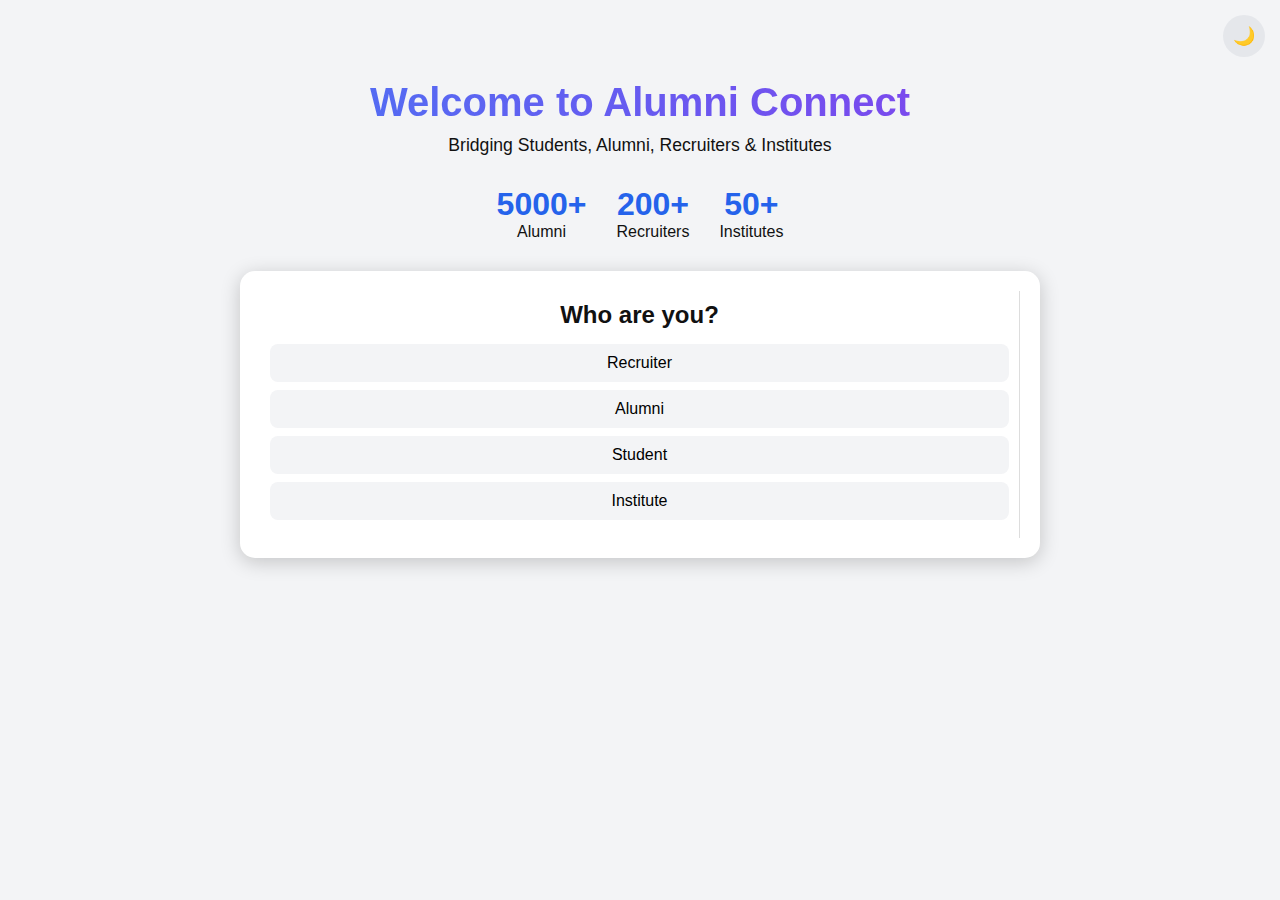
<file: index.html>
<!DOCTYPE html>
<html lang="en">
<head>
  <meta charset="UTF-8" />
  <meta name="viewport" content="width=device-width, initial-scale=1.0" />
  <title>Alumni Login</title>
  <link rel="stylesheet" href="style.css" />
</head>
<body>
  <!-- Theme Toggle -->
  <button id="themeToggle" class="theme-btn">🌙</button>

  <!-- Expanding Circle Effect -->
  <div id="circleEffect"></div>

  <!-- Welcome Banner -->
  <div class="welcome">
    <h1>Welcome to Alumni Connect</h1>
    <p>Bridging Students, Alumni, Recruiters & Institutes</p>
  </div>

  <!-- Stats Section -->
  <div class="stats">
    <div><span>5000+</span><p>Alumni</p></div>
    <div><span>200+</span><p>Recruiters</p></div>
    <div><span>50+</span><p>Institutes</p></div>
  </div>

  <!-- Login Section -->
  <div class="card">
    <div class="roles">
      <h2>Who are you?</h2>
      <button class="role-btn" data-role="Recruiter">Recruiter</button>
      <button class="role-btn" data-role="Alumni">Alumni</button>
      <button class="role-btn" data-role="Student">Student</button>
      <button class="role-btn" data-role="Institute">Institute</button>
    </div>

    <div id="loginForm" class="login hidden">
      <button id="closeForm" class="close-btn">✖</button>
      <h2 id="formTitle">Login</h2>
      <form>
        <input type="email" placeholder="Email" required />
        <input type="password" placeholder="Password" required />
        <button type="submit" class="login-btn">Login</button>
      </form>
      <p>Don’t have an account? <a href="#" id="signUpLink">Sign Up</a></p>
<!-- ...existing code... -->

  <!-- Sign Up Popups (hidden by default) -->
  <div id="signUpRecruiter" class="signup-popup hidden">
    <button class="close-btn" onclick="closeSignUp()">✖</button>
    <h2>Recruiter Sign Up</h2>
    <form>
      <input type="text" placeholder="Company Name" required />
      <input type="email" placeholder="Email" required />
      <input type="password" placeholder="Password" required />
      <button type="submit">Sign Up</button>
    </form>
  </div>
  <div id="signUpAlumni" class="signup-popup hidden">
    <button class="close-btn" onclick="closeSignUp()">✖</button>
    <h2>Alumni Sign Up</h2>
    <form>
      <input type="text" placeholder="Full Name" required />
      <input type="email" placeholder="Email" required />
      <input type="password" placeholder="Password" required />
      <input type="text" placeholder="Graduation Year" required />
      <button type="submit">Sign Up</button>
    </form>
  </div>
  <div id="signUpStudent" class="signup-popup hidden">
    <button class="close-btn" onclick="closeSignUp()">✖</button>
    <h2>Student Sign Up</h2>
    <form>
      <input type="text" placeholder="Full Name" required />
      <input type="email" placeholder="Email" required />
      <input type="password" placeholder="Password" required />
      <input type="text" placeholder="Institute" required />
      <button type="submit">Sign Up</button>
    </form>
  </div>
  <div id="signUpInstitute" class="signup-popup hidden">
    <button class="close-btn" onclick="closeSignUp()">✖</button>
    <h2>Institute Sign Up</h2>
    <form>
      <input type="text" placeholder="Institute Name" required />
      <input type="email" placeholder="Email" required />
      <input type="password" placeholder="Password" required />
      <button type="submit">Sign Up</button>
    </form>
  </div>
<!-- ...existing code... -->
    </div>
  </div>

  <script src="script.js"></script>
</body>
</html>
</file>
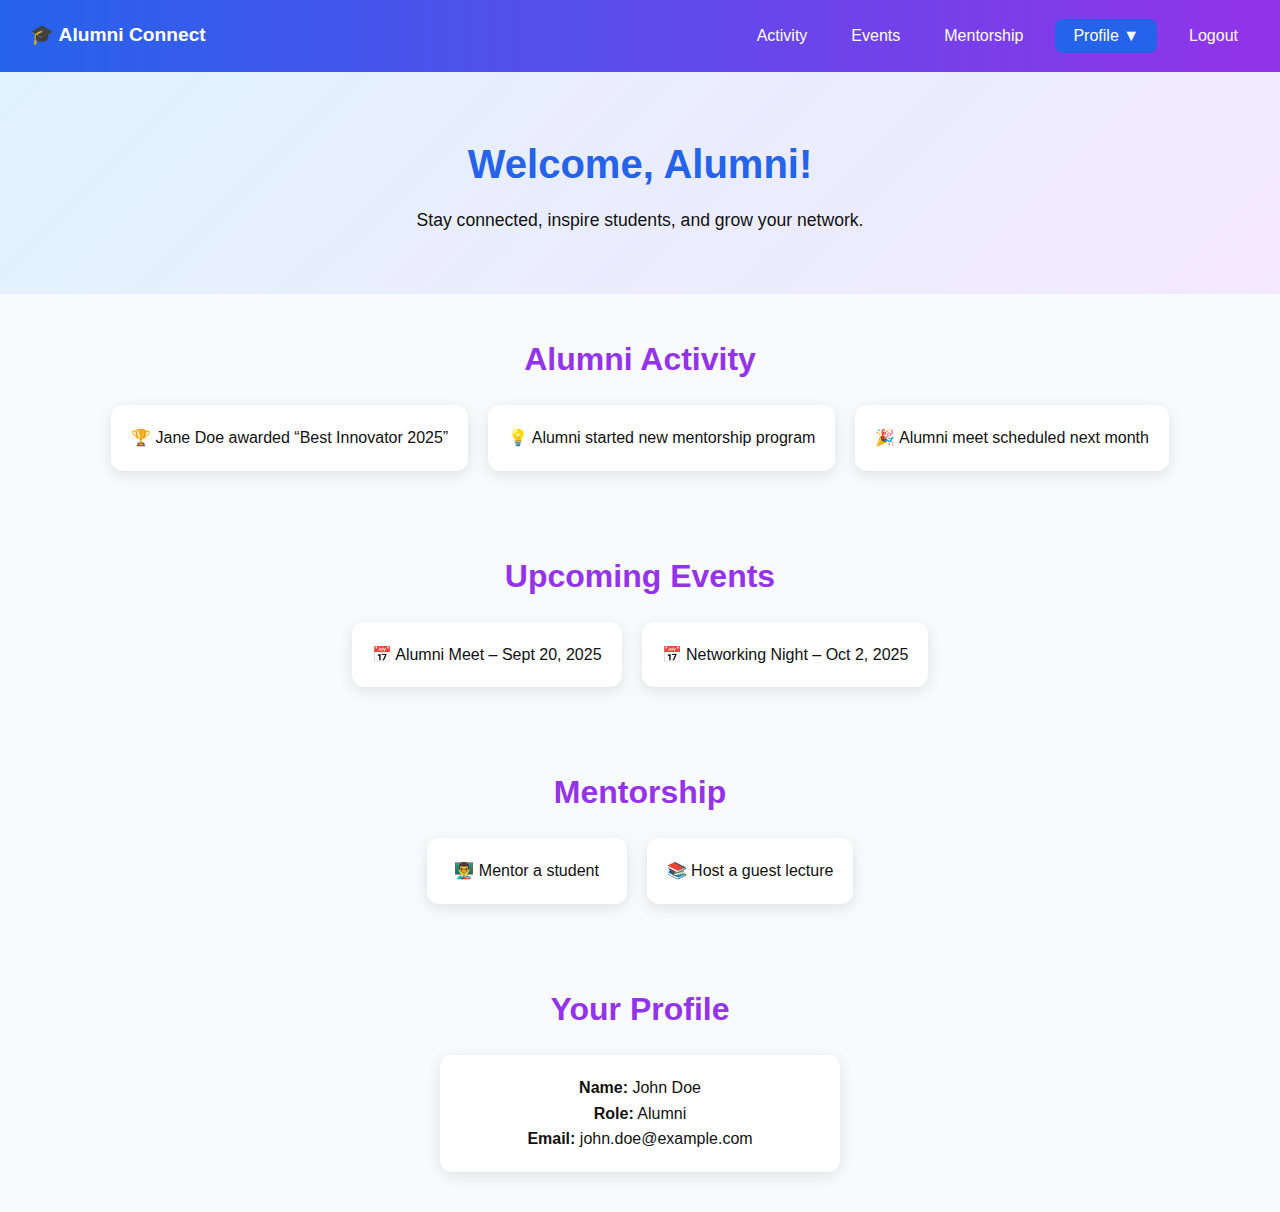
<file: alumni.html>
<!DOCTYPE html>
<html lang="en">
<head>
  <meta charset="UTF-8" />
  <meta name="viewport" content="width=device-width, initial-scale=1.0" />
  <title>Alumni Dashboard</title>
  <link rel="stylesheet" href="dashboard.css" />
</head>
<body>
  <header class="navbar">
    <div class="logo">🎓 Alumni Connect</div>
    <nav>
      <ul>
        <li><a href="#activity">Activity</a></li>
        <li><a href="#events">Events</a></li>
        <li><a href="#mentorship">Mentorship</a></li>
        <li>
        <div class="profile-dropdown">
          <button class="profile-dropbtn">Profile ▼</button>
          <div class="profile-dropdown-content">
            <a href="modify-profile.html">Update Profile</a>
            <a href="view-profile.html">View Profile</a>
          </div>
        </div>
      </li>
        <li><a href="#" id="logoutBtn">Logout</a></li>
      </ul>
    </nav>
  </header>

  <section class="hero">
    <h1>Welcome, Alumni!</h1>
    <p>Stay connected, inspire students, and grow your network.</p>
  </section>

  <section id="activity" class="section">
    <h2>Alumni Activity</h2>
    <div class="cards">
      <div class="card">🏆 Jane Doe awarded “Best Innovator 2025”</div>
      <div class="card">💡 Alumni started new mentorship program</div>
      <div class="card">🎉 Alumni meet scheduled next month</div>
    </div>
  </section>

  <section id="events" class="section">
    <h2>Upcoming Events</h2>
    <div class="cards">
      <div class="card">📅 Alumni Meet – Sept 20, 2025</div>
      <div class="card">📅 Networking Night – Oct 2, 2025</div>
    </div>
  </section>

  <section id="mentorship" class="section">
    <h2>Mentorship</h2>
    <div class="cards">
      <div class="card">👨‍🏫 Mentor a student</div>
      <div class="card">📚 Host a guest lecture</div>
    </div>
  </section>

  <section id="profile" class="section">
    <h2>Your Profile</h2>
    <div class="profile-card">
      <p><strong>Name:</strong> John Doe</p>
      <p><strong>Role:</strong> Alumni</p>
      <p><strong>Email:</strong> john.doe@example.com</p>
    </div>
  </section>

  <script src="dashboard.js"></script>
</body>
</html>
</file>
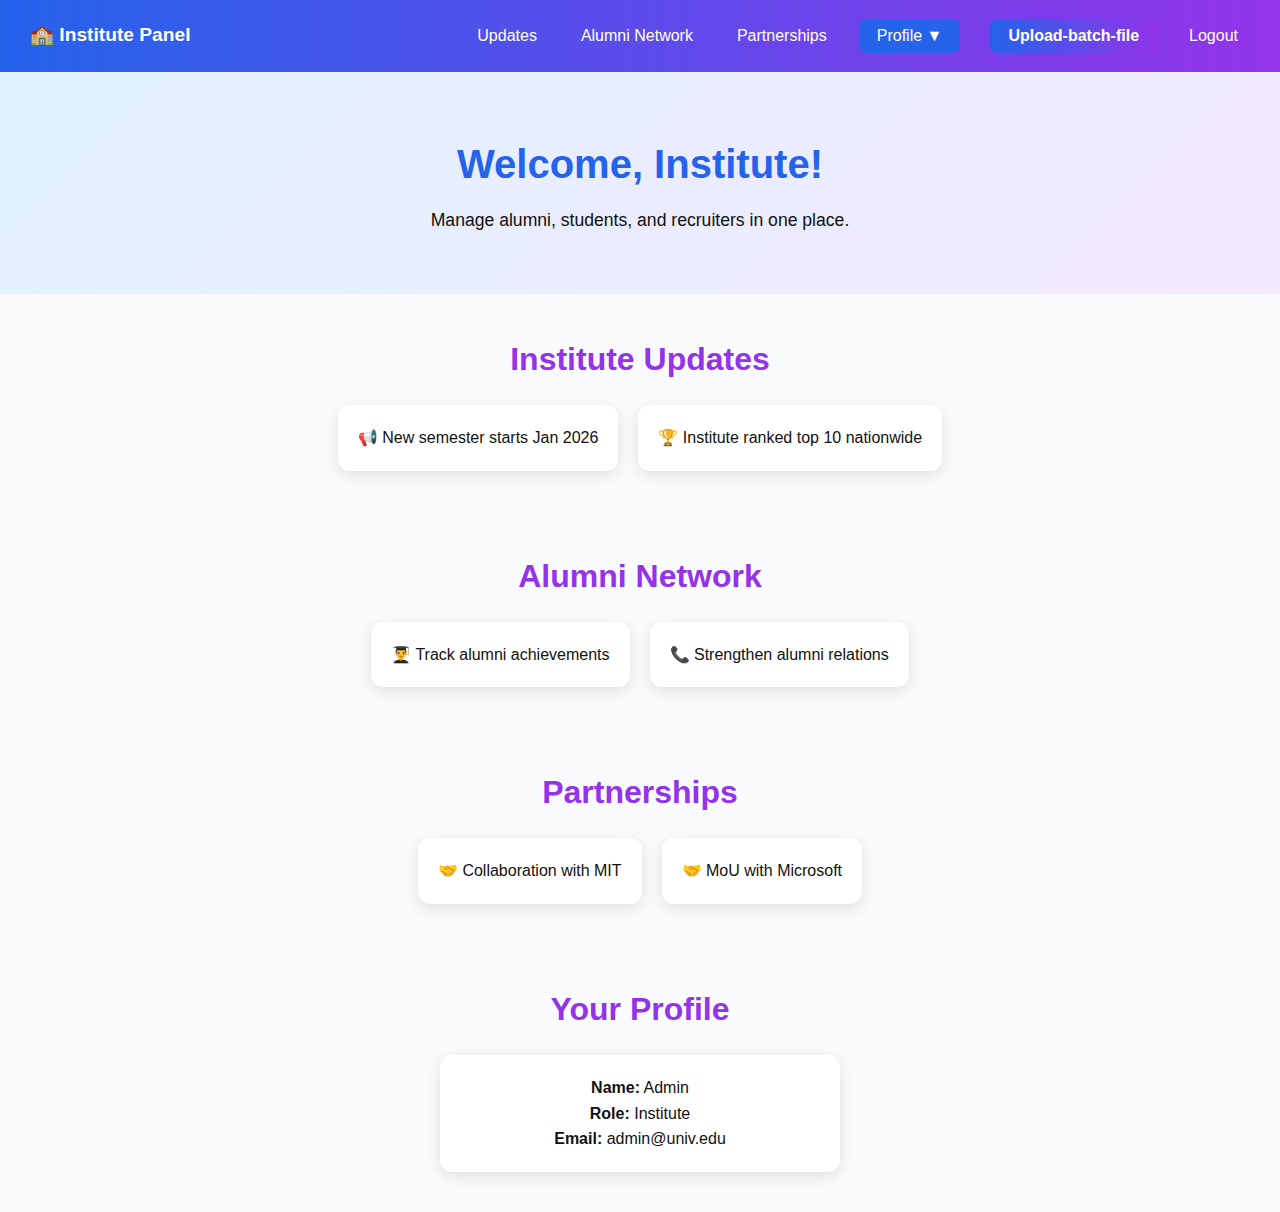
<file: institute.html>
<!DOCTYPE html>
<html lang="en">
<head>
  <meta charset="UTF-8" />
  <meta name="viewport" content="width=device-width, initial-scale=1.0" />
  <title>Institute Dashboard</title>
  <link rel="stylesheet" href="dashboard.css" />
</head>
<body>
  <header class="navbar">
  <div class="logo">🏫 Institute Panel</div>
  <nav>
    <ul>
      <li><a href="#updates">Updates</a></li>
      <li><a href="#alumni">Alumni Network</a></li>
      <li><a href="#partnerships">Partnerships</a></li>
      <li>
        <div class="profile-dropdown">
          <button class="profile-dropbtn">Profile ▼</button>
          <div class="profile-dropdown-content">
            <a href="modify-profile.html">Update Profile</a>
            <a href="view-profile.html">View Profile</a>
          </div>
        </div>
      </li>
      <li><button id="uploadAlumniBtn" class="nav-action-btn">Upload-batch-file</button></li>
      <li><a href="#" id="logoutBtn">Logout</a></li>
    </ul>
  </nav>
</header>

  <section class="hero">
    <h1>Welcome, Institute!</h1>
    <p>Manage alumni, students, and recruiters in one place.</p>
  </section>

  <section id="updates" class="section">
    <h2>Institute Updates</h2>
    <div class="cards">
      <div class="card">📢 New semester starts Jan 2026</div>
      <div class="card">🏆 Institute ranked top 10 nationwide</div>
    </div>
  </section>

  <section id="alumni" class="section">
    <h2>Alumni Network</h2>
    <div class="cards">
      <div class="card">👨‍🎓 Track alumni achievements</div>
      <div class="card">📞 Strengthen alumni relations</div>
    </div>
  </section>

  <section id="partnerships" class="section">
    <h2>Partnerships</h2>
    <div class="cards">
      <div class="card">🤝 Collaboration with MIT</div>
      <div class="card">🤝 MoU with Microsoft</div>
    </div>
  </section>

  <section id="profile" class="section">
    <h2>Your Profile</h2>
    <div class="profile-card">
      <p><strong>Name:</strong> Admin</p>
      <p><strong>Role:</strong> Institute</p>
      <p><strong>Email:</strong> admin@univ.edu</p>
    </div>
  </section>

  <!-- Upload Modal -->
  <div id="uploadModal" class="modal">
    <div class="modal-content">
      <span class="close-modal-btn">&times;</span>
      <h2>Manage Alumni Batches</h2>
      <p>Your created batches will appear here. You can then upload a student CSV for each one.</p>

      <div id="batch-list-container">
        <!-- Batches will be dynamically added here -->
      </div>

      <form id="addBatchForm" class="add-batch-form">
        <input type="text" id="newBatchName" placeholder="Enter New Batch Name (e.g., 2021-2025)" required />
        <button type="submit" class="btn-secondary">Add Batch</button>
      </form>
      <button id="doneBtn" class="btn-primary">Done</button>
    </div>
  </div>

  <script src="dashboard.js"></script>
</body>
</html>
</file>
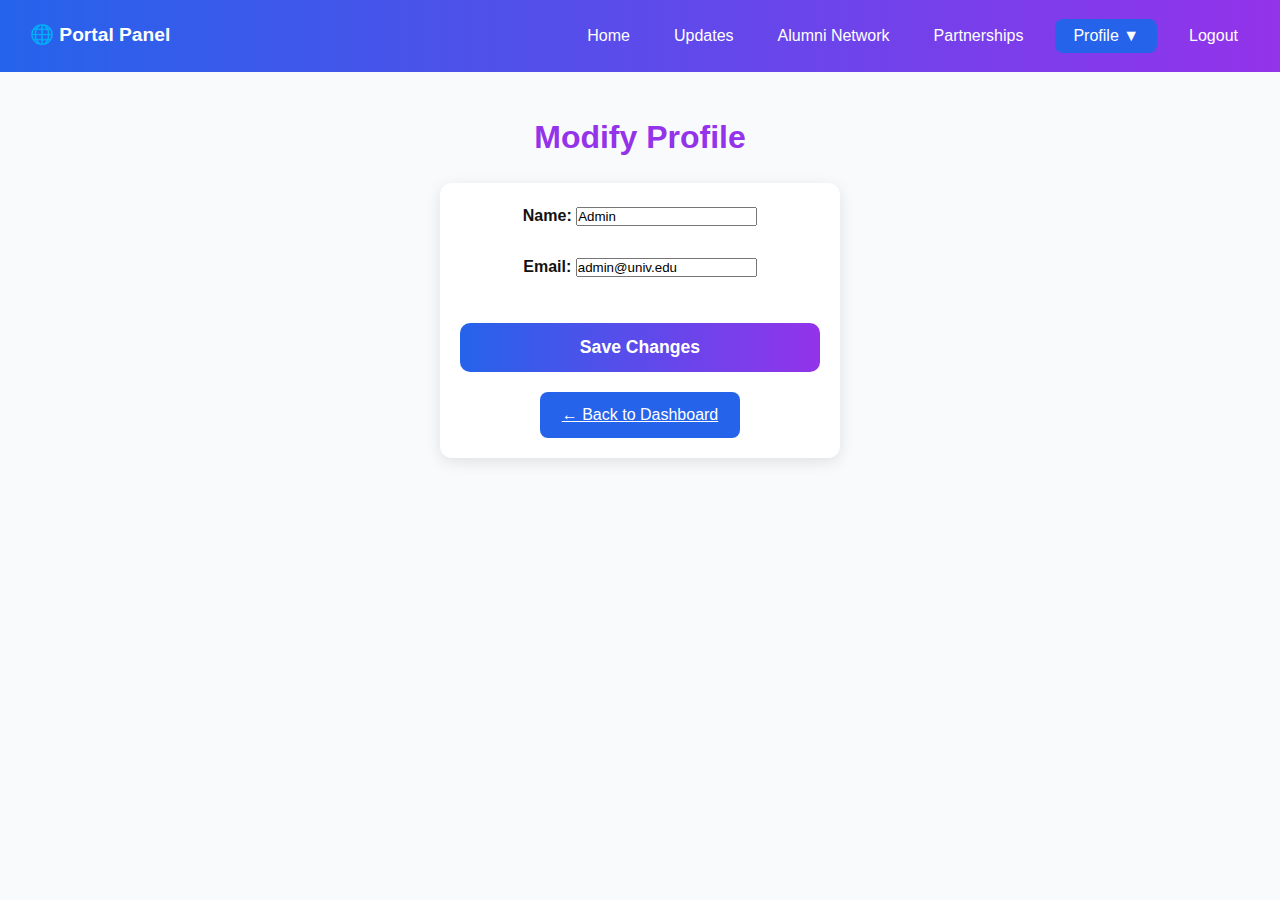
<file: modify-profile.html>
<!DOCTYPE html>
<html lang="en">
<head>
  <meta charset="UTF-8" />
  <meta name="viewport" content="width=device-width, initial-scale=1.0" />
  <title>Modify Profile</title>
  <link rel="stylesheet" href="dashboard.css" />
</head>
<body>
  <header class="navbar">
    <div class="logo">🌐 Portal Panel</div>
    <nav>
      <ul>
        <li><a href="index.html">Home</a></li>
        <li><a href="institute.html#updates">Updates</a></li>
        <li><a href="institute.html#alumni">Alumni Network</a></li>
        <li><a href="institute.html#partnerships">Partnerships</a></li>
        <li>
          <div class="profile-dropdown">
            <button class="profile-dropbtn">Profile ▼</button>
            <div class="profile-dropdown-content">
              <a href="modify-profile.html">Modify Profile</a>
              <a href="view-profile.html">View Profile</a>
            </div>
          </div>
        </li>
  
        <li><a href="#" id="logoutBtn">Logout</a></li>
      </ul>
    </nav>
  </header>
  <section class="section">
  <h2>Modify Profile</h2>
  <div class="profile-card">
    <form id="modifyProfileForm">
      <label for="name"><strong>Name:</strong></label>
      <input type="text" id="name" name="name" value="Admin" required /><br><br>
      <label for="email"><strong>Email:</strong></label>
      <input type="email" id="email" name="email" value="admin@univ.edu" required /><br><br>
      <button type="submit" class="btn-primary">Save Changes</button>
    </form>
    <a href="institute.html" class="btn-secondary" style="margin-top:20px;display:inline-block;">← Back to Dashboard</a>
  </div>
</section>
  <script>
    // Simple JS to show a save message
    document.getElementById('modifyProfileForm').addEventListener('submit', function(e) {
      e.preventDefault();
      alert('Profile updated!');
      // Here you would add AJAX or localStorage logic for real saving
    });
  </script>
  <script src="dashboard.js"></script>
</body>
</html>
</file>
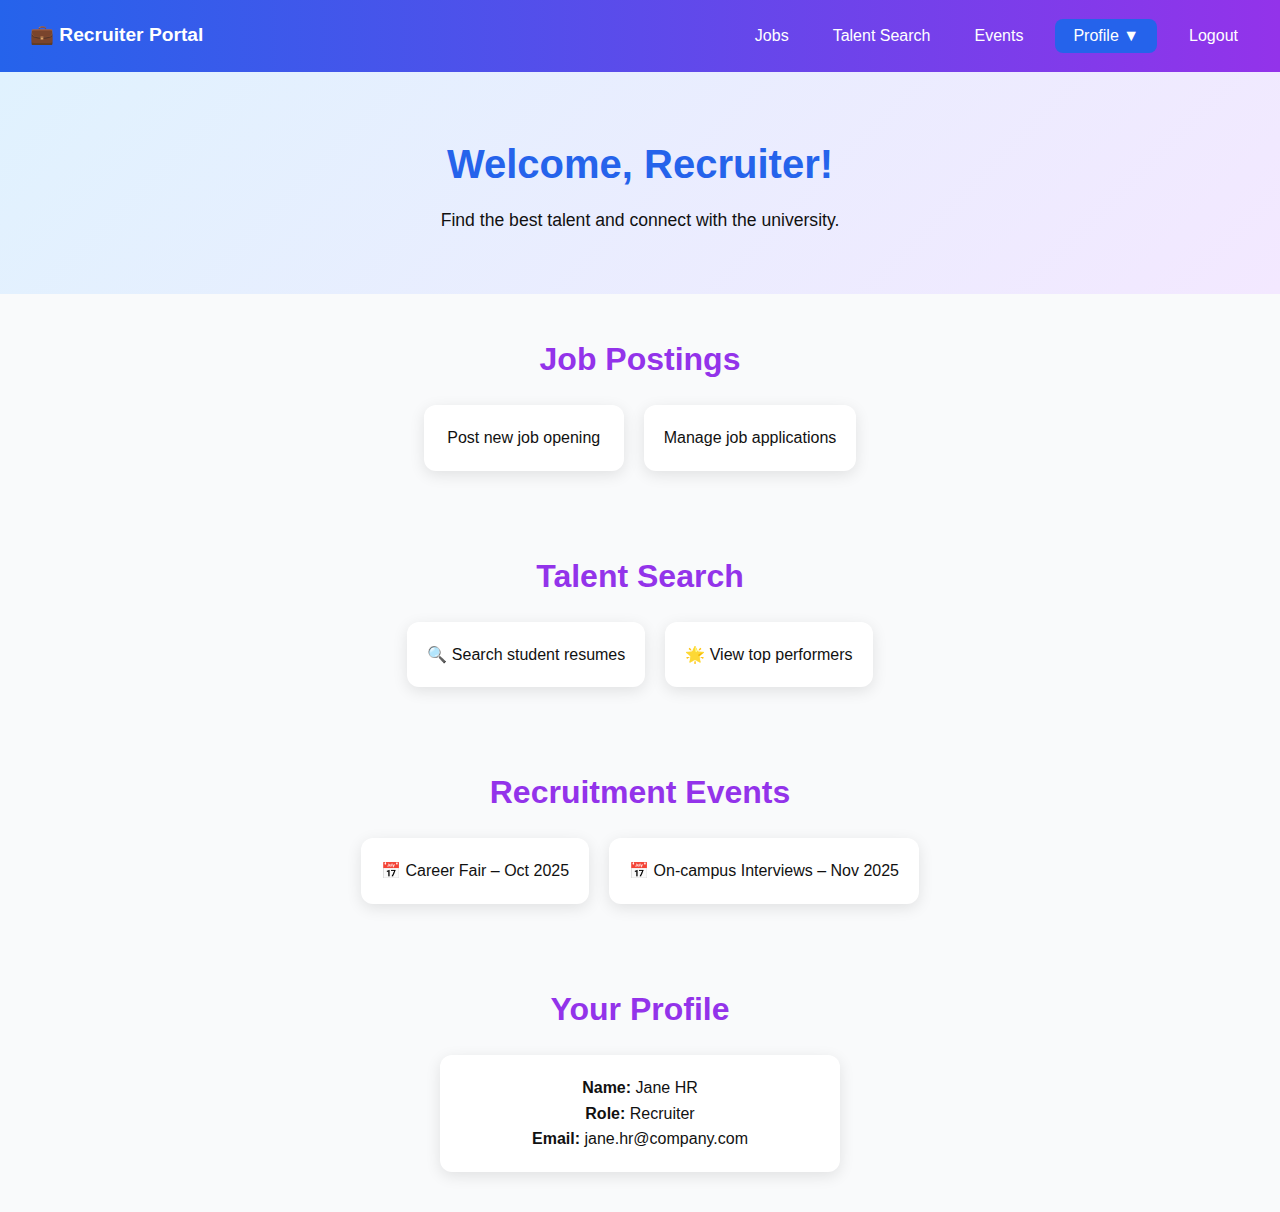
<file: recruiter.html>
<!DOCTYPE html>
<html lang="en">
<head>
  <meta charset="UTF-8" />
  <meta name="viewport" content="width=device-width, initial-scale=1.0" />
  <title>Recruiter Dashboard</title>
  <link rel="stylesheet" href="dashboard.css" />
</head>
<body>
  <header class="navbar">
  <div class="logo">💼 Recruiter Portal</div>
  <nav>
    <ul>
      <li><a href="#jobs">Jobs</a></li>
      <li><a href="#talent">Talent Search</a></li>
      <li><a href="#events">Events</a></li>
      <li>
        <div class="profile-dropdown">
          <button class="profile-dropbtn">Profile ▼</button>
          <div class="profile-dropdown-content">
            <a href="modify-profile.html">Update Profile</a>
            <a href="view-profile.html">View Profile</a>
          </div>
        </div>
      </li>
      <li><a href="#" id="logoutBtn">Logout</a></li>
    </ul>
  </nav>
</header>
  <section class="hero">
    <h1>Welcome, Recruiter!</h1>
    <p>Find the best talent and connect with the university.</p>
  </section>

  <section id="jobs" class="section">
    <h2>Job Postings</h2>
    <div class="cards">
      <div class="card">Post new job opening</div>
      <div class="card">Manage job applications</div>
    </div>
  </section>

  <section id="talent" class="section">
    <h2>Talent Search</h2>
    <div class="cards">
      <div class="card">🔍 Search student resumes</div>
      <div class="card">🌟 View top performers</div>
    </div>
  </section>

  <section id="events" class="section">
    <h2>Recruitment Events</h2>
    <div class="cards">
      <div class="card">📅 Career Fair – Oct 2025</div>
      <div class="card">📅 On-campus Interviews – Nov 2025</div>
    </div>
  </section>

  <section id="profile" class="section">
    <h2>Your Profile</h2>
    <div class="profile-card">
      <p><strong>Name:</strong> Jane HR</p>
      <p><strong>Role:</strong> Recruiter</p>
      <p><strong>Email:</strong> jane.hr@company.com</p>
    </div>
  </section>

  <script src="dashboard.js"></script>
</body>
</html>
</file>
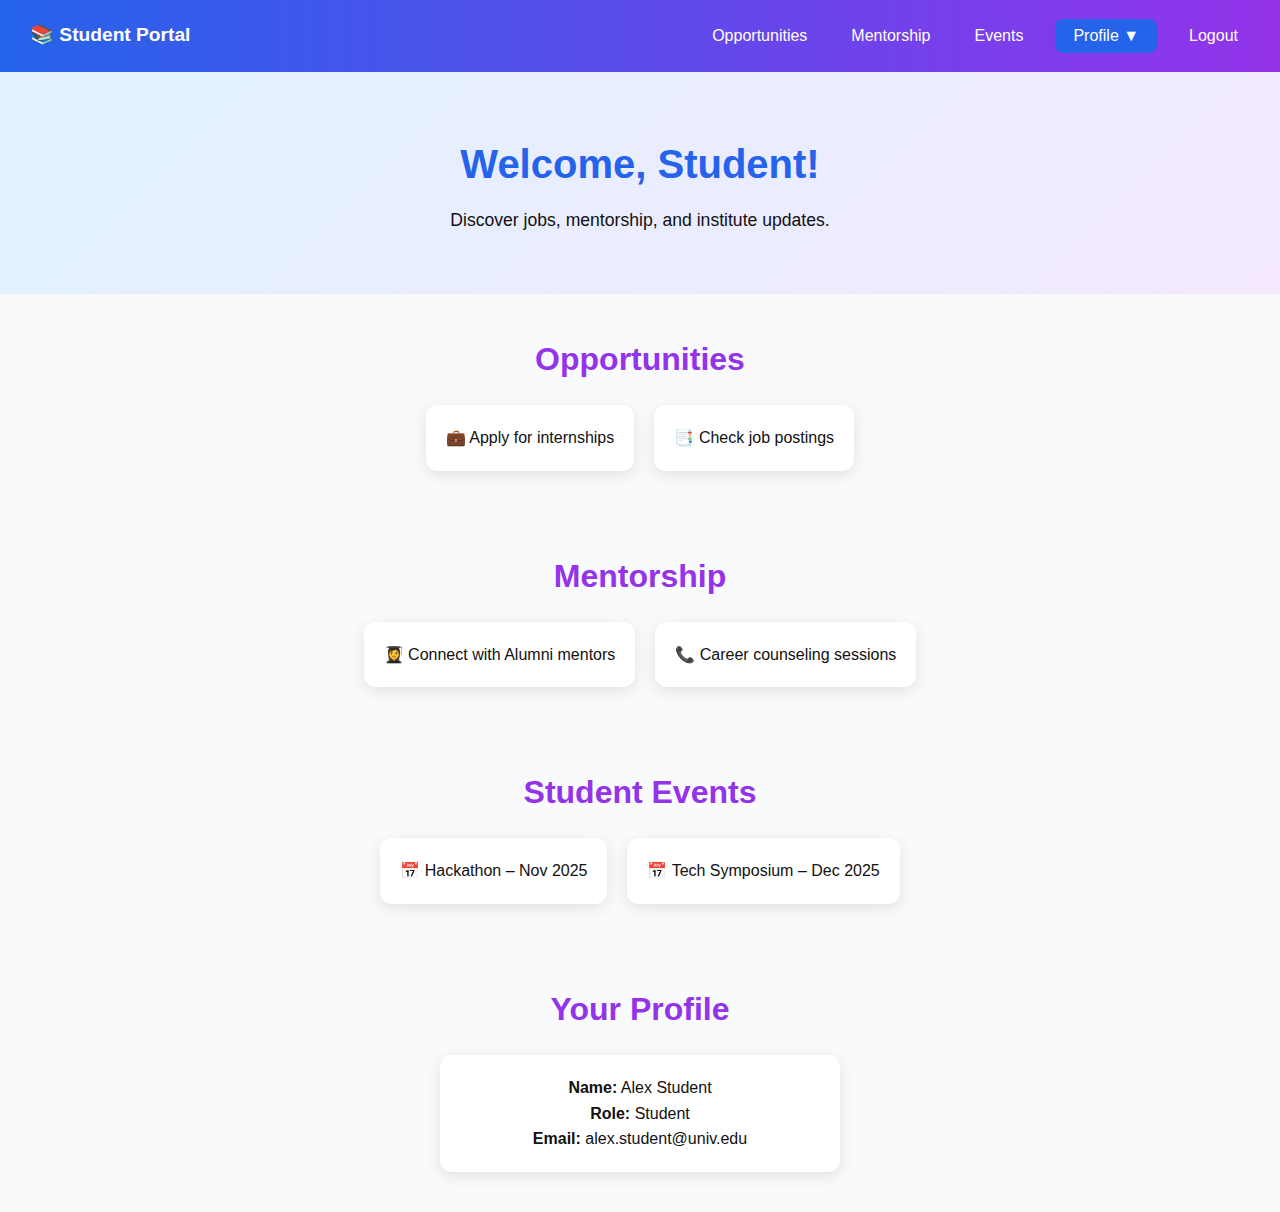
<file: student.html>
<!DOCTYPE html>
<html lang="en">
<head>
  <meta charset="UTF-8" />
  <meta name="viewport" content="width=device-width, initial-scale=1.0" />
  <title>Student Dashboard</title>
  <link rel="stylesheet" href="dashboard.css" />
</head>
<body>
  <header class="navbar">
  <div class="logo">📚 Student Portal</div>
  <nav>
    <ul>
      <li><a href="#opportunities">Opportunities</a></li>
      <li><a href="#mentorship">Mentorship</a></li>
      <li><a href="#events">Events</a></li>
      <li>
        <div class="profile-dropdown">
          <button class="profile-dropbtn">Profile ▼</button>
          <div class="profile-dropdown-content">
            <a href="modify-profile.html">Update Profile</a>
            <a href="view-profile.html">View Profile</a>
          </div>
        </div>
      </li>
      <li><a href="#" id="logoutBtn">Logout</a></li>
    </ul>
  </nav>
</header>

  <section class="hero">
    <h1>Welcome, Student!</h1>
    <p>Discover jobs, mentorship, and institute updates.</p>
  </section>

  <section id="opportunities" class="section">
    <h2>Opportunities</h2>
    <div class="cards">
      <div class="card">💼 Apply for internships</div>
      <div class="card">📑 Check job postings</div>
    </div>
  </section>

  <section id="mentorship" class="section">
    <h2>Mentorship</h2>
    <div class="cards">
      <div class="card">👩‍🎓 Connect with Alumni mentors</div>
      <div class="card">📞 Career counseling sessions</div>
    </div>
  </section>

  <section id="events" class="section">
    <h2>Student Events</h2>
    <div class="cards">
      <div class="card">📅 Hackathon – Nov 2025</div>
      <div class="card">📅 Tech Symposium – Dec 2025</div>
    </div>
  </section>

  <section id="profile" class="section">
    <h2>Your Profile</h2>
    <div class="profile-card">
      <p><strong>Name:</strong> Alex Student</p>
      <p><strong>Role:</strong> Student</p>
      <p><strong>Email:</strong> alex.student@univ.edu</p>
    </div>
  </section>

  <script src="dashboard.js"></script>
</body>
</html>
</file>
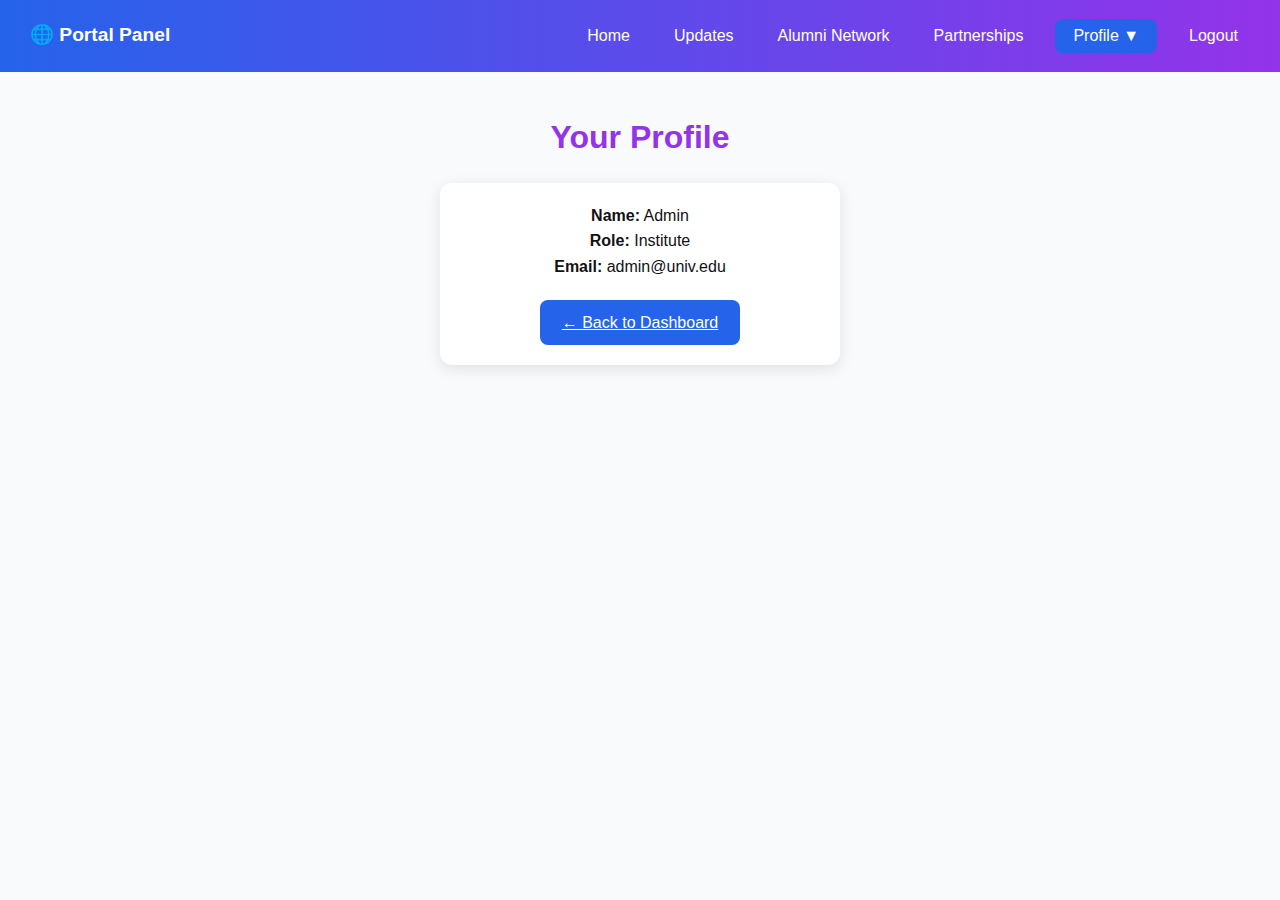
<file: view-profile.html>
<!DOCTYPE html>
<html lang="en">
<head>
  <meta charset="UTF-8" />
  <meta name="viewport" content="width=device-width, initial-scale=1.0" />
  <title>View Profile</title>
  <link rel="stylesheet" href="dashboard.css" />
</head>
<body>
  <header class="navbar">
    <div class="logo">🌐 Portal Panel</div>
    <nav>
      <ul>
         <li><a href="index.html">Home</a></li>
        <li><a href="institute.html#updates">Updates</a></li>
        <li><a href="institute.html#alumni">Alumni Network</a></li>
        <li><a href="institute.html#partnerships">Partnerships</a></li>
        <li>
          <div class="profile-dropdown">
            <button class="profile-dropbtn">Profile ▼</button>
            <div class="profile-dropdown-content">
              <a href="modify-profile.html">Modify Profile</a>
              <a href="view-profile.html">View Profile</a>
            </div>
          </div>
        </li>
        
        <li><a href="#" id="logoutBtn">Logout</a></li>
      </ul>
    </nav>
  </header>

  <section class="section">
  <h2>Your Profile</h2>
  <div class="profile-card">
    <p><strong>Name:</strong> Admin</p>
    <p><strong>Role:</strong> Institute</p>
    <p><strong>Email:</strong> admin@univ.edu</p>
    <a href="institute.html" class="btn-secondary" style="margin-top:20px;display:inline-block;">← Back to Dashboard</a>
  </div>
</section>
  <script src="dashboard.js"></script>
</body>
</html>
</file>
<file: style.css>
/* Reset */
* { margin: 0; padding: 0; box-sizing: border-box; }

/* General */
body {
  font-family: Arial, sans-serif;
  background: #f3f4f6;
  color: #111;
  text-align: center;
  overflow-x: hidden;
  transition: background 0.6s, color 0.6s;
}

.dark { background: #111827; color: #f3f4f6; }

/* Theme Button */
.theme-btn {
  position: fixed;
  top: 15px; right: 15px;
  padding: 10px;
  border-radius: 50%;
  border: none;
  cursor: pointer;
  background: #e5e7eb;
  font-size: 18px;
  z-index: 20;
}

/* Expanding Circle */
#circleEffect {
  position: fixed;
  border-radius: 50%;
  width: 40px; height: 40px;
  background: linear-gradient(90deg, #3b82f6, #9333ea);
  opacity: 0;
  pointer-events: none;
  z-index: 10;
}

/* Welcome Section */
.welcome { margin-top: 80px; }
.welcome h1 {
  font-size: 2.5rem;
  background: linear-gradient(90deg, #3b82f6, #9333ea);
  -webkit-background-clip: text;
  -webkit-text-fill-color: transparent;
}
.welcome p { margin-top: 10px; font-size: 1.1rem; }

/* Stats Section */
.stats {
  display: flex;
  justify-content: center;
  gap: 30px;
  margin: 30px 0;
}
.stats span {
  font-size: 2rem;
  font-weight: bold;
  color: #2563eb;
}

/* Card */
.card {
  display: flex;
  justify-content: center;
  max-width: 800px;
  margin: 0 auto;
  background: white;
  padding: 20px;
  border-radius: 15px;
  box-shadow: 0 4px 20px rgba(0,0,0,0.2);
}
.dark .card { background: #1f2937; color: white; }

/* Roles */
.roles {
  flex: 1;
  border-right: 1px solid #ddd;
  padding: 10px;
}
.roles h2 { margin-bottom: 15px; }
.role-btn {
  display: block;
  width: 100%;
  margin: 8px 0;
  padding: 10px;
  border: none;
  background: #f3f4f6;
  border-radius: 8px;
  cursor: pointer;
  font-size: 1rem;
  transition: background 0.2s;
}
.role-btn:hover {
  background: #e0e7ff;
}
.dark .role-btn { background: #374151; color: white; }
.dark .role-btn:hover { background: #4b5563; }

/* Login Form */
.login { flex: 2; padding: 20px; position: relative; }
.hidden { display: none !important; }
.close-btn {
  position: absolute;
  top: 10px; right: 10px;
  background: none; border: none;
  font-size: 18px; cursor: pointer;
}
.login input {
  display: block;
  width: 90%;
  margin: 10px auto;
  padding: 10px;
  border-radius: 8px;
  border: 1px solid #ccc;
  font-size: 1rem;
}
.login-btn {
  padding: 10px 20px;
  background: #2563eb;
  color: white;
  border: none;
  border-radius: 8px;
  cursor: pointer;
  font-size: 1rem;
  transition: background 0.2s;
}
.login-btn:hover {
  background: #1d4ed8;
}
.login p { margin-top: 10px; }

/* ...existing code... */

/* Popup Overlay for Sign Up */


.signup-popup.hidden {
  display: none !important;
  opacity: 0;
  pointer-events: none;
}

@keyframes popupIn {
  0% {
    opacity: 0;
    transform: translate(-50%, -60%) scale(0.8);
  }
  80% {
    opacity: 1;
    transform: translate(-50%, -52%) scale(1.05);
  }
  100% {
    opacity: 1;
    transform: translate(-50%, -50%) scale(1);
  }
}

/* Overlay background when popup is open */
.signup-popu/* ...existing code... */

.signup-popup {
  position: fixed;
  top: 50%;
  left: 50%;
  transform: translate(-50%, -60%) scale(0.8);
  background: linear-gradient(120deg, #e0e7ff 0%, #f3f4f6 100%);
  z-index: 1001;
  box-shadow: 0 8px 32px rgba(0,0,0,0.25);
  border-radius: 24px; /* Increased border radius */
  padding: 2rem 2.5rem;
  min-width: 320px;
  max-width: 90vw;
  opacity: 0;
  display: flex;
  flex-direction: column;
  align-items: center;
  animation: popupIn 0.4s cubic-bezier(.68,-0.55,.27,1.55) forwards;
  color: #111;
}

.dark .signup-popup {
  background: linear-gradient(120deg, #989ba1 0%, #dfe0e1 100%);
  color: #f3f4f6;
  box-shadow: 0 8px 32px rgba(60,0,100,0.25);
  border-radius: 24px; /* Match light theme */
}

/* ...existing code...p:not(.hidden)::before {
  content: "";
  position: fixed;
  top: 0; left: 0; right: 0; bottom: 0;
  background: rgba(0,0,0,0.5);
  z-index: -1;
  pointer-events: none;
  border-radius: 0;
}

/* Close button styling */
.signup-popup .close-btn {
  position: absolute;
  top: 1rem;
  right: 1rem;
  background: #eee;
  border: none;
  font-size: 1.3rem;
  cursor: pointer;
  border-radius: 50%;
  width: 2rem;
  height: 2rem;
  display: flex;
  align-items: center;
  justify-content: center;
  transition: background 0.2s;
}
.dark .signup-popup .close-btn {
  background: #374151;
  color: #fff;
}
.signup-popup .close-btn:hover {
  background: #f44336;
  color: #fff;
}

/* Popup form styling */
.signup-popup form {
  display: flex;
  flex-direction: column;
  gap: 1rem;
  width: 100%;
  margin-top: 1rem;
}

.signup-popup input {
  padding: 0.7rem 1rem;
  border: 1px solid #ccc;
  border-radius: 8px;
  font-size: 1rem;
  background: #f3f4f6;
  color: #111;
}
.dark .signup-popup input {
  background: #374151;
  color: #f3f4f6;
  border: 1px solid #444;
}

.signup-popup button[type="submit"] {
  background: linear-gradient(90deg, #3b82f6, #9333ea);
  color: #fff;
  border: none;
  padding: 0.8rem 1.2rem;
  border-radius: 8px;
  font-size: 1rem;
  cursor: pointer;
  margin-top: 0.5rem;
  transition: background 0.2s;
  box-shadow: 0 2px 8px rgba(60,0,100,0.08);
}
.signup-popup button[type="submit"]:hover {
  background: linear-gradient(90deg, #2563eb, #7c3aed);
}

/* Responsive */
@media (max-width: 600px) {
  .card {
    flex-direction: column;
    padding: 10px;
  }
  .roles {
    border-right: none;
    border-bottom: 1px solid #ddd;
    padding-bottom: 15px;
  }
  .signup-popup {
    min-width: 90vw;
    padding: 1.2rem 0.5rem;
  }
}

/* Utility */
a {
  color: #2563eb;
  text-decoration: none;
  transition: color 0.2s;
}
a:hover {
  color: #9333ea;
}

/* ...existing
</file>
<file: dashboard.css>
/* Reset */
* {
  margin: 0;
  padding: 0;
  box-sizing: border-box;
}

/* Body */
body {
  font-family: Arial, sans-serif;
  background: #f9fafb;
  color: #111;
  line-height: 1.6;
}

/* Navbar */
.navbar {
  background: linear-gradient(90deg, #2563eb, #9333ea);
  color: white;
  display: flex;
  justify-content: space-between;
  align-items: center;
  padding: 15px 30px;
  position: sticky;
  top: 0;
  z-index: 100;
}
.navbar .logo {
  font-size: 1.2rem;
  font-weight: bold;
}
.navbar ul {
  list-style: none;
  display: flex;
  gap: 20px;
  align-items: center;
}
.navbar ul li {
  display: flex;
  align-items: center;
}
.navbar ul li a {
  color: white;
  text-decoration: none;
  font-weight: 500;
  transition: opacity 0.3s;
  padding: 8px 12px;
  border-radius: 6px;
}
.navbar ul li a:hover {
  opacity: 0.7;
  background: rgba(255,255,255,0.08);
}

/* Navbar action button style */
.nav-action-btn {
  padding: 8px 18px;
  background: linear-gradient(90deg, #2563eb, #9333ea);
  color: #fff;
  border: none;
  border-radius: 8px;
  font-size: 1rem;
  font-weight: 600;
  cursor: pointer;
  transition: opacity 0.3s, box-shadow 0.3s;
  box-shadow: 0 2px 8px rgba(36, 99, 235, 0.08);
  margin-left: 10px;
  outline: none;
}
.nav-action-btn:hover,
.nav-action-btn:focus {
  opacity: 0.85;
  box-shadow: 0 4px 16px rgba(147, 51, 234, 0.12);
}

/* Profile Dropdown in Navbar */
.profile-dropdown {
  position: relative;
  display: inline-block;
}
.profile-dropbtn {
  background: #2563eb;
  color: #fff;
  padding: 8px 18px;
  font-size: 1rem;
  border: none;
  border-radius: 8px;
  cursor: pointer;
  font-weight: 500;
  transition: background 0.3s;
}
.profile-dropbtn:hover {
  background: #9333ea;
}
.profile-dropdown-content {
  display: none;
  position: absolute;
  background: #fff;
  min-width: 160px;
  box-shadow: 0 4px 16px rgba(0,0,0,0.08);
  border-radius: 8px;
  z-index: 1;
  right: 0;
  margin-top: 8px;
}
.profile-dropdown-content a {
  color: #27292c;
  padding: 12px 18px;
  background-color: #111;
  text-decoration: none;
  display: block;
  border-bottom: 1px solid #f3f4f6;
  font-weight: 500;
  background: transparent;
  transition: background 0.2s, color 0.2s;
}
.profile-dropdown-content a:last-child {
  border-bottom: none;
}
.profile-dropdown-content a:hover {
  background: #f3f4f6;
  color: #9333ea;
}
.profile-dropdown.open .profile-dropdown-content {
  display: block;
}

/* Hero Section */
.hero {
  background: linear-gradient(135deg, #e0f2fe, #f3e8ff);
  padding: 60px 20px;
  text-align: center;
}
.hero h1 {
  font-size: 2.5rem;
  color: #2563eb;
}
.hero p {
  font-size: 1.1rem;
  margin-top: 10px;
}

/* Section */
.section {
  padding: 40px 20px;
  text-align: center;
}
.section h2 {
  font-size: 2rem;
  margin-bottom: 20px;
  color: #9333ea;
}

/* Cards */
.cards {
  display: flex;
  justify-content: center;
  gap: 20px;
  flex-wrap: wrap;
}
.card {
  background: white;
  padding: 20px;
  border-radius: 12px;
  box-shadow: 0 4px 15px rgba(0,0,0,0.1);
  min-width: 200px;
  transition: transform 0.3s;
}
.card:hover {
  transform: translateY(-5px);
}

/* Profile Card */
.profile-card {
  max-width: 400px;
  margin: 0 auto;
  padding: 20px;
  background: #fff;
  border-radius: 12px;
  box-shadow: 0 4px 15px rgba(0,0,0,0.1);
}

/* Modal */
.modal {
  display: flex;
  justify-content: center;
  align-items: center;
  opacity: 0;
  pointer-events: none;
  transition: opacity 0.3s ease;
  background-color: rgba(0, 0, 0, 0.5);
  position: fixed;
  z-index: 1000;
  left: 0;
  top: 0;
  width: 100%;
  height: 100%;
}
.modal.show {
  opacity: 1;
  pointer-events: auto;
}
.modal-content {
  background-color: #fefefe;
  padding: 32px 24px;
  border-radius: 15px;
  box-shadow: 0 5px 24px rgba(0, 0, 0, 0.18);
  position: relative;
  text-align: center;
  width: 95%;
  max-width: 520px;
  animation: modalPop 0.3s;
}
@keyframes modalPop {
  from { transform: scale(0.95); opacity: 0; }
  to { transform: scale(1); opacity: 1; }
}
.close-modal-btn {
  color: #aaa;
  position: absolute;
  top: 10px;
  right: 20px;
  font-size: 28px;
  font-weight: bold;
  cursor: pointer;
}
.close-modal-btn:hover {
  color: #2563eb;
}

/* Batch Management in Modal */
#batch-list-container {
  margin: 20px 0;
  max-height: 250px;
  overflow-y: auto;
  padding: 5px;
  border: 1px solid #e5e7eb;
  border-radius: 8px;
  background: #f3f4f6;
  display: flex;
  flex-direction: column;
  gap: 15px;
}
.batch-item {
  display: flex;
  align-items: center;
  gap: 12px;
  padding: 12px;
  background-color: #fff;
  border-radius: 8px;
  box-shadow: 0 2px 8px rgba(0,0,0,0.04);
  transition: box-shadow 0.2s;
}
.batch-item:hover {
  box-shadow: 0 4px 16px rgba(0,0,0,0.08);
}
.batch-item .batch-name {
  flex-grow: 1;
  text-align: left;
  font-weight: 500;
}

/* Custom File Upload Styling */
.file-input-hidden {
  width: 0.1px;
  height: 0.1px;
  opacity: 0;
  overflow: hidden;
  position: absolute;
  z-index: -1;
}
.file-upload-label {
  padding: 8px 14px;
  background-color: #e0e7ff;
  border-radius: 6px;
  cursor: pointer;
  font-size: 0.95rem;
  font-weight: 500;
  color: #2563eb;
  border: 1px solid #c7d2fe;
  transition: background-color 0.3s, color 0.3s;
  white-space: nowrap;
}
.file-upload-label:hover {
  background-color: #c7d2fe;
  color: #9333ea;
}
.file-name-display {
  margin-left: 8px;
  font-size: 0.9rem;
  color: #6b7280;
  background: #f3f4f6;
  border-radius: 4px;
  padding: 2px 8px;
  max-width: 140px;
  overflow: hidden;
  text-overflow: ellipsis;
  white-space: nowrap;
}

/* Remove Batch Button */
.remove-batch-btn {
  background: none;
  border: none;
  color: #ef4444;
  cursor: pointer;
  font-size: 1.7rem;
  padding: 0 7px;
  line-height: 1;
  border-radius: 50%;
  transition: background 0.2s;
}
.remove-batch-btn:hover {
  background: #fee2e2;
}

/* Add Batch Form */
.add-batch-form {
  margin-top: 20px;
  display: flex;
  gap: 10px;
  border-top: 1px solid #e5e7eb;
  padding-top: 20px;
  background: #f9fafb;
  border-radius: 8px;
}
.add-batch-form input[type="text"] {
  flex-grow: 1;
  padding: 10px;
  border: 1px solid #cbd5e1;
  border-radius: 8px;
  font-size: 1rem;
}

/* Buttons */
.btn-secondary {
  padding: 10px 22px;
  background: #2563eb;
  color: white;
  border: none;
  border-radius: 8px;
  cursor: pointer;
  font-size: 1rem;
  font-weight: 500;
  transition: background-color 0.3s;
}
.btn-secondary:hover {
  background: #9333ea;
}
.btn-primary {
  width: 100%;
  padding: 14px;
  margin-top: 18px;
  background: linear-gradient(90deg, #2563eb, #9333ea);
  color: white;
  border: none;
  border-radius: 10px;
  font-size: 1.1rem;
  font-weight: bold;
  cursor: pointer;
  transition: opacity 0.3s;
}
.btn-primary:hover {
  opacity: 0.85;
}

/* Responsive Design */
@media (max-width: 900px) {
  .cards {
    flex-direction: column;
    align-items: center;
  }
  .navbar {
    flex-direction: column;
    gap: 10px;
    padding: 15px 10px;
  }
  .navbar ul {
    gap: 10px;
  }
}
@media (max-width: 600px) {
  .hero h1 {
    font-size: 1.5rem;
  }
  .section h2 {
    font-size: 1.2rem;
  }
  .card {
    min-width: 140px;
    padding: 12px;
  }
  .profile-card {
    padding: 12px;
  }
  .modal-content {
    padding: 16px 8px;
    max-width: 98vw;
  }
}

/* Utility */
.hidden {
  display: none !important;
}
</file>
